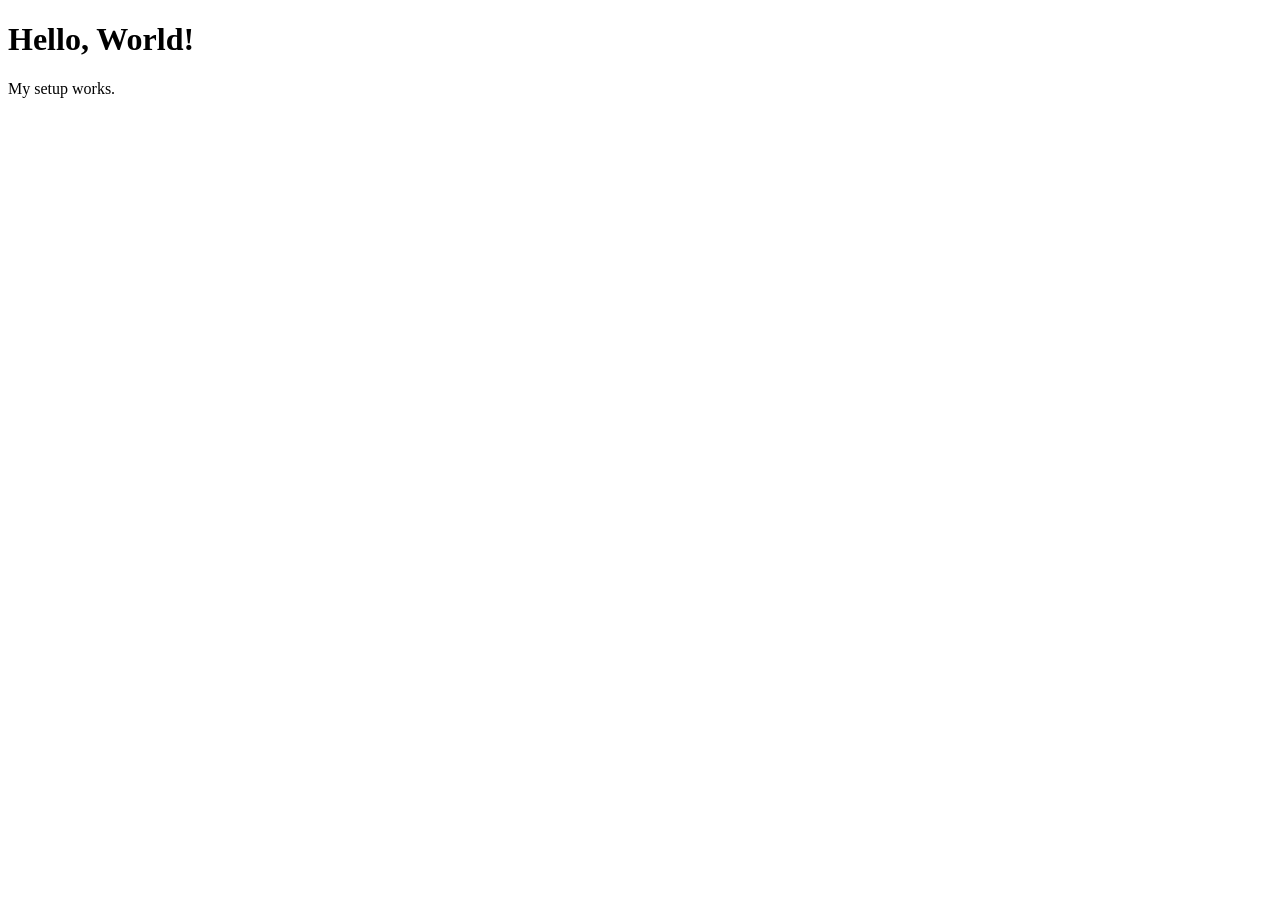
<file: day0/index.html>
<!DOCTYPE html>
<html lang="en">
      <head>
         <meta charset="UTF-8" />
      <title>Setup Test</title>
  </head>
  <body>
      <h1>Hello, World!</h1>
      <p>My setup works.</p>
  </body>
</html>
</file>
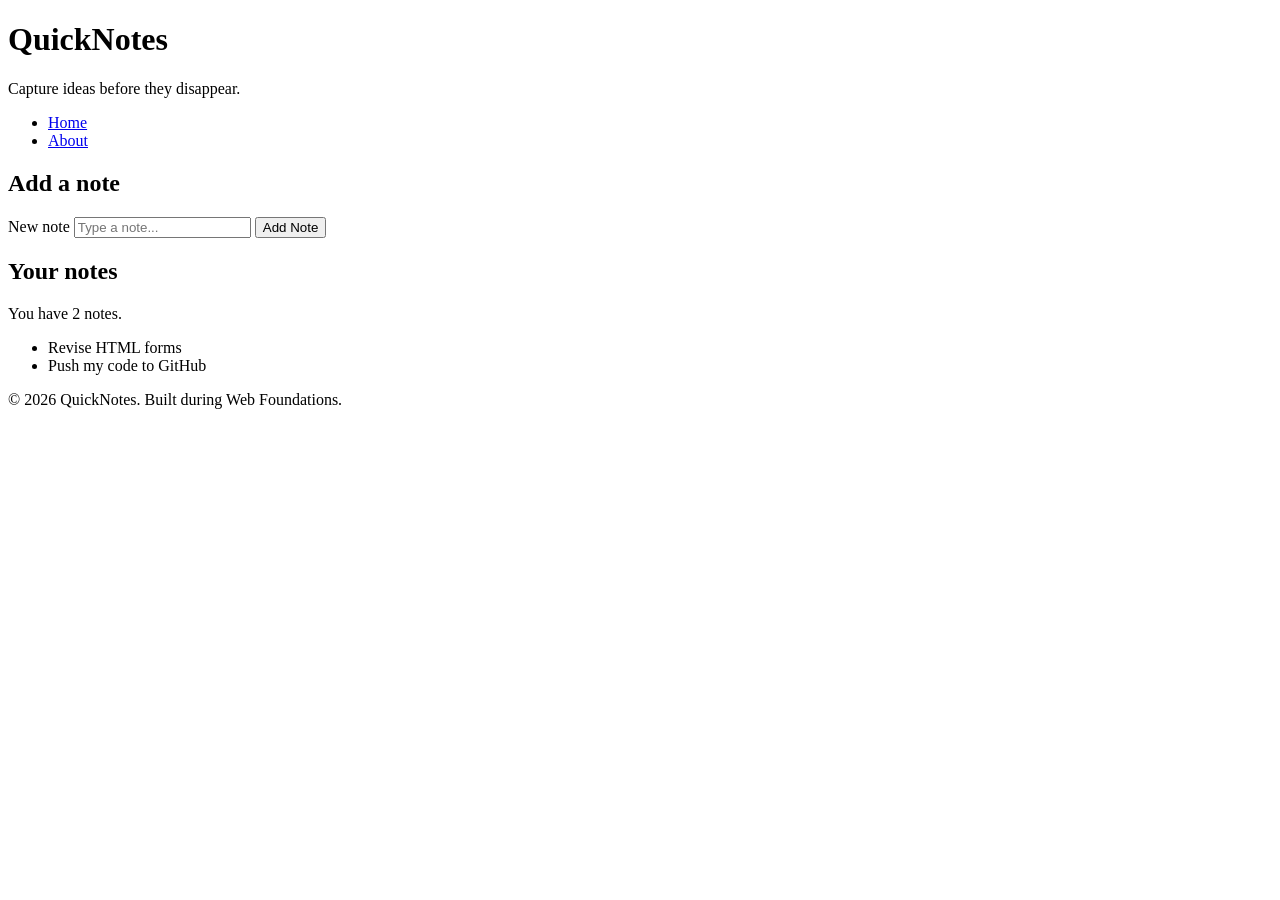
<file: day1/index.html>
<!DOCTYPE html>
<html lang="en">
  <head>
    <meta charset="UTF-8" />
    <meta name="viewport" content="width=device-width, initial-scale=1.0" />
    <title>QuickNotes</title>
  </head>

  <body>
    <header>
      <h1>QuickNotes</h1>
      <p>Capture ideas before they disappear.</p>

      <nav>
        <ul>
          <li><a href="index.html">Home</a></li>
          <li><a href="about.html">About</a></li>
        </ul>
      </nav>
    </header>
 
    <main>
      <section>
        <h2>Add a note</h2>
        
        <form id="note-form">
          <label for="note-input">New note</label>
          <input
            type="text"
            id="note-input"
            placeholder="Type a note..."
          />          
          <button type="submit">Add Note</button>
        </form>
      </section>
 
      <section>
        <h2>Your notes</h2>
        
        <p id="note-count">You have 2 notes.</p>
        
        <ul id="notes-list">
          <li>Revise HTML forms</li>
          <li>Push my code to GitHub</li>
        </ul>
      </section>
    </main>
 
    <footer>
      <p>&copy; 2026 QuickNotes. Built during Web Foundations.</p>
    </footer>
  </body>
</html>
</file>
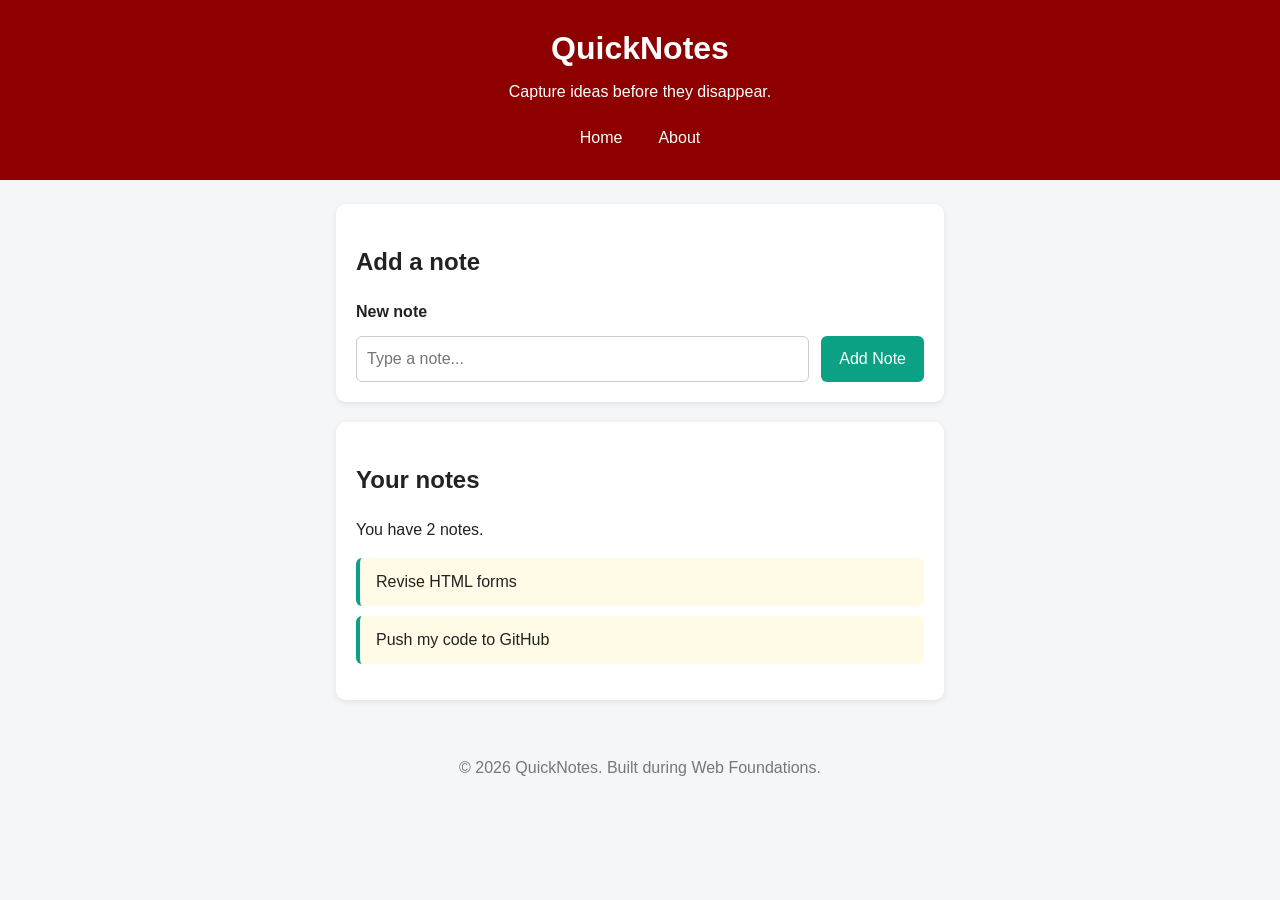
<file: day2/index.html>
<!DOCTYPE html>
<html lang="en">
  <head>
    <meta charset="UTF-8" />
    <meta name="viewport" content="width=device-width, initial-scale=1.0" />
    <title>QuickNotes</title>
    <link rel="stylesheet" href="style.css" />
  </head>

  <body>
    <header>
      <h1>QuickNotes</h1>
      <p>Capture ideas before they disappear.</p>

      <nav>
        <a href="index.html">Home</a>
        <a href="about.html">About</a>
      </nav>
    </header>
 
    <main>
      <section>
        <h2>Add a note</h2>
        
        <form id="note-form">
          <label for="note-input">New note</label>
          <input
            type="text"
            id="note-input"
            placeholder="Type a note..."
          />          
          <button type="submit">Add Note</button>
        </form>
      </section>
 
      <section>
        <h2>Your notes</h2>
        
        <p id="note-count">You have 2 notes.</p>
        
        <ul id="notes-list">
          <li class="note">Revise HTML forms</li>
          <li class="note">Push my code to GitHub</li>
        </ul>
      </section>
    </main>
 
    <footer>
      <p>&copy; 2026 QuickNotes. Built during Web Foundations.</p>
    </footer>
  </body>
</html>
</file>
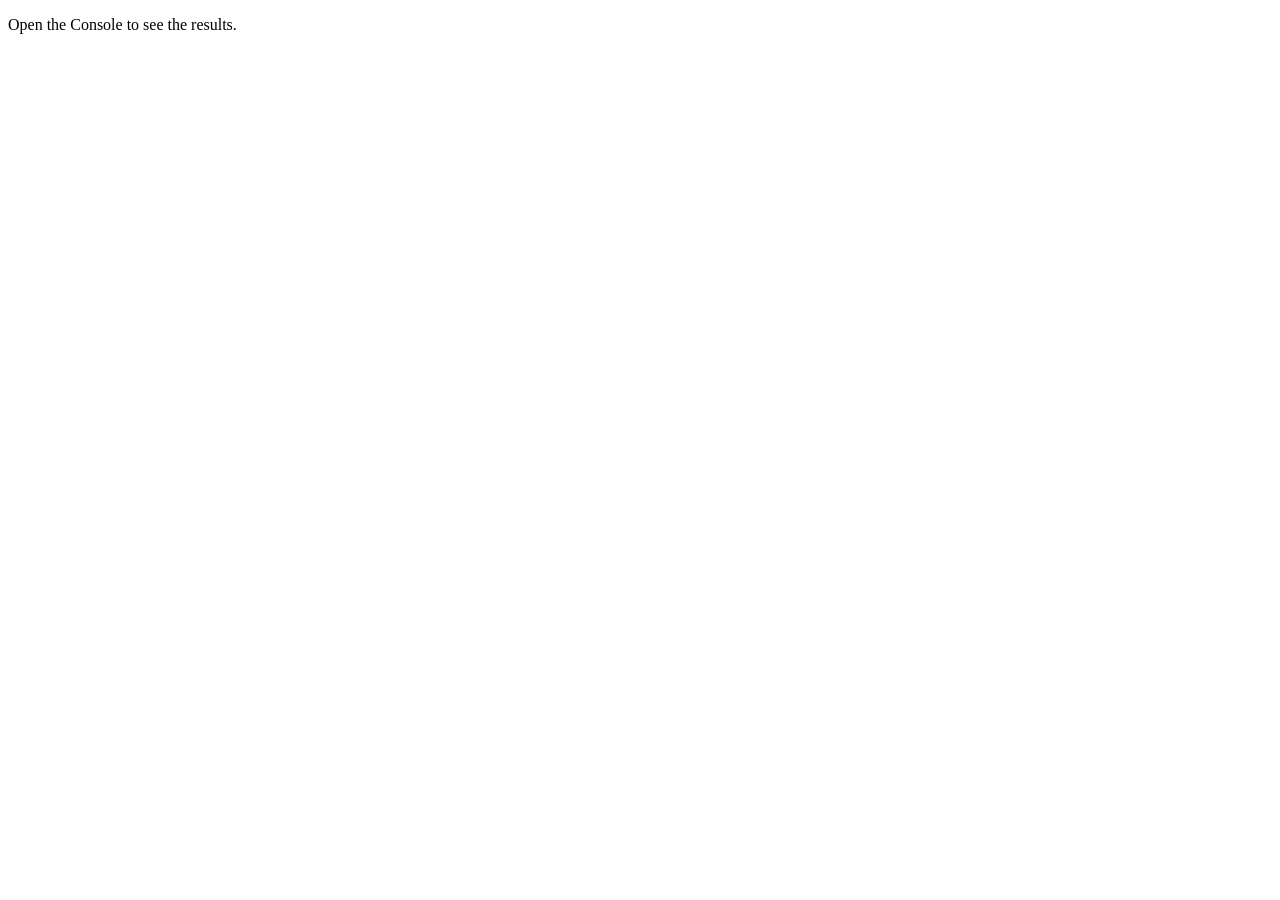
<file: day3/index.html>
<!DOCTYPE html>
<html lang="en">
<head>
  <meta charset="UTF-8">
  <meta name="viewport" content="width=device-width, initial-scale=1.0">
  <title>Notes Toolkit</title>

  <script src="script.js" defer></script>
</head>
<body>
  <p>Open the Console to see the results.</p>
</body>
</html>
</file>
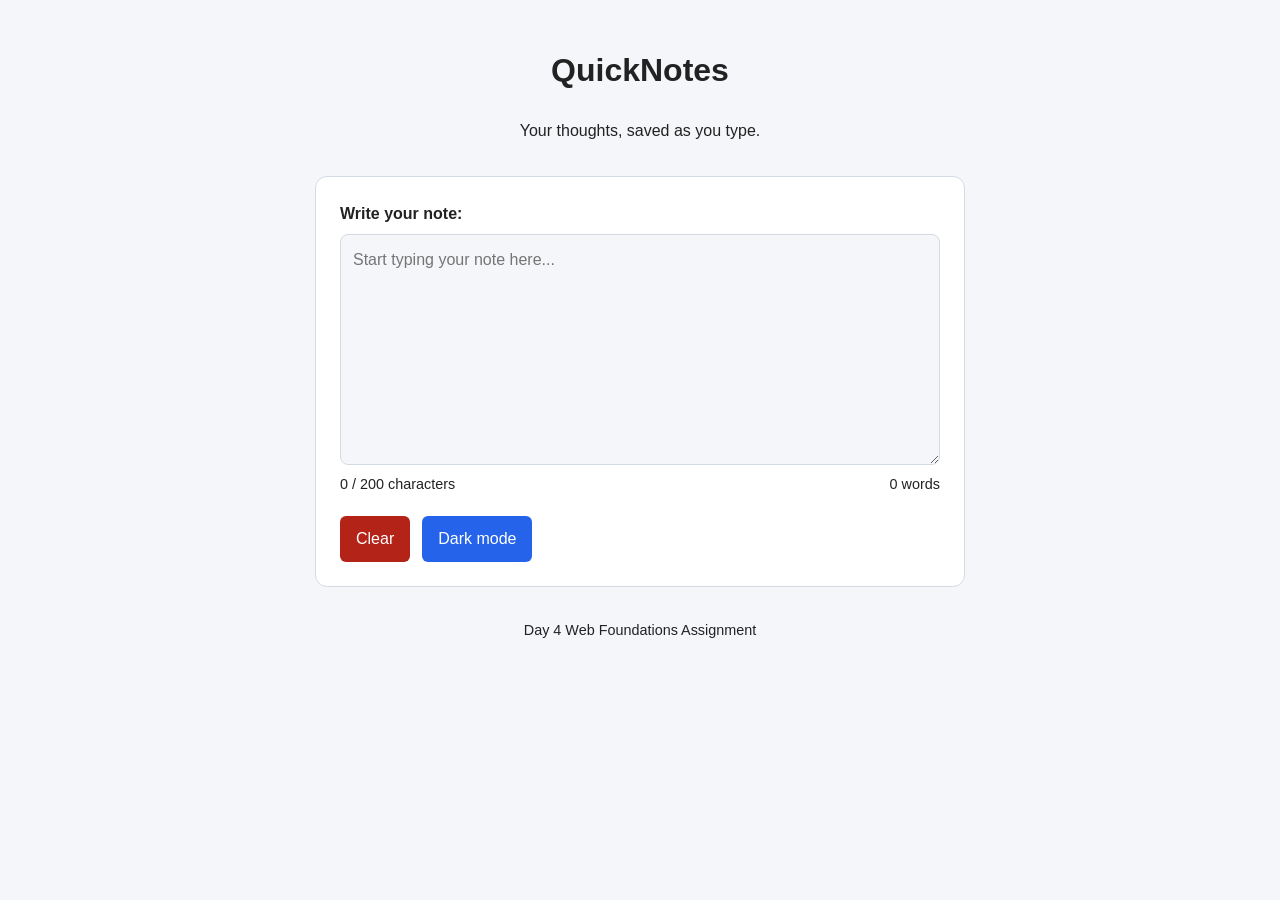
<file: day4/index.html>
<!DOCTYPE html>
<html lang="en">
<head>
  <meta charset="UTF-8">
  <meta name="viewport" content="width=device-width, initial-scale=1.0">
  <title>QuickNotes - Day 4</title>

  <link rel="stylesheet" href="style.css">
  <script src="script.js" defer></script>
</head>
<body>
  <header>
    <h1>QuickNotes</h1>
    <p>Your thoughts, saved as you type.</p>
  </header>

  <main>
    <section class="notes-container">
      <label for="note-text">Write your note:</label>

      <textarea
        id="note-text"
        rows="8"
        placeholder="Start typing your note here..."
      ></textarea>

      <div class="counter-container">
        <p id="char-count">0 / 200 characters</p>
        <p id="word-count">0 words</p>
      </div>

      <div class="button-container">
        <button id="clear-btn" type="button">Clear</button>
        <button id="theme-toggle" type="button">Dark mode</button>
      </div>
    </section>
  </main>

  <footer>
    <p>Day 4 Web Foundations Assignment</p>
  </footer>
</body>
</html>
</file>
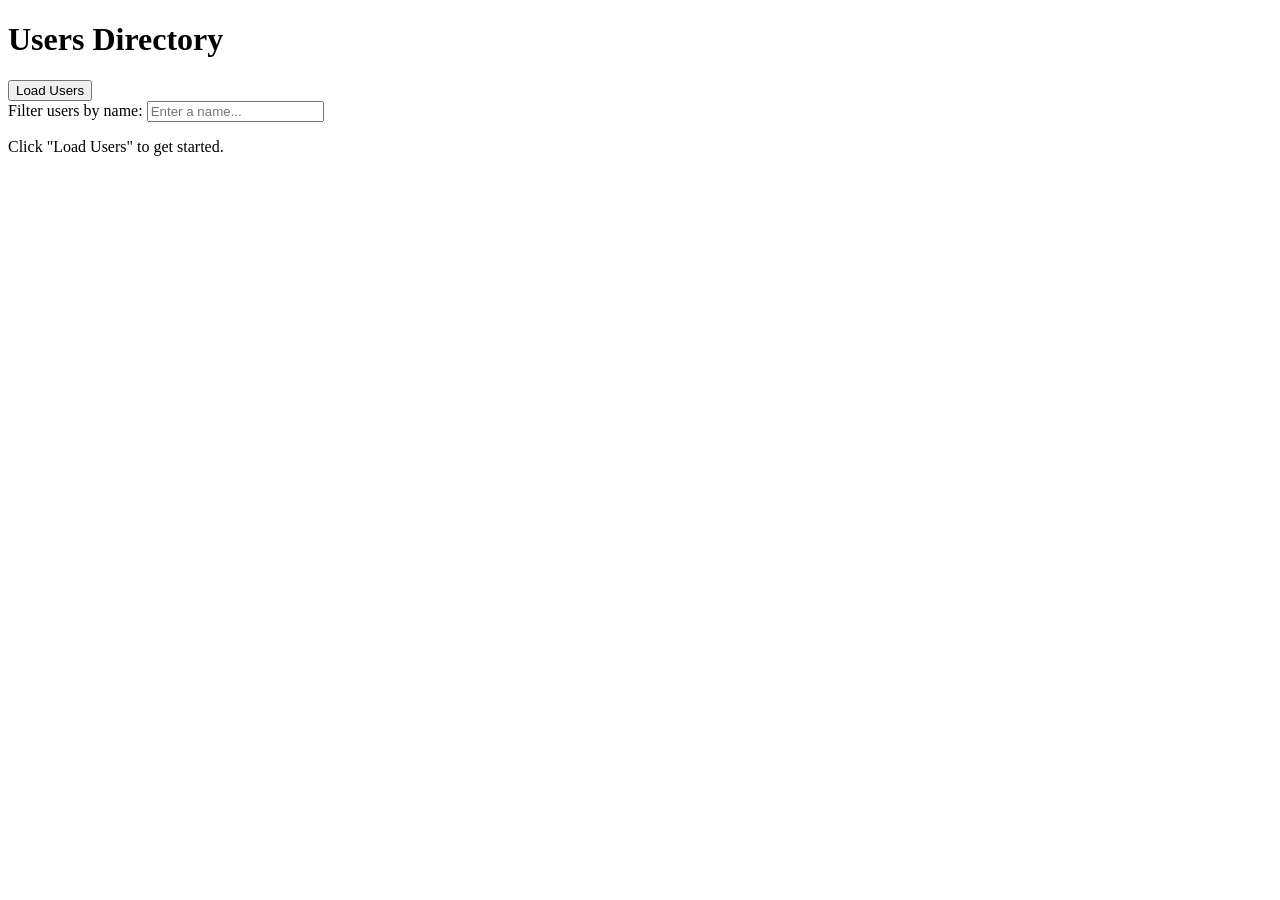
<file: day5/index.html>
<!DOCTYPE html>
<html lang="en">
  <head>
    <meta charset="UTF-8" />
    <meta name="viewport" content="width=device-width, initial-scale=1.0" />
    <title>Day 5 - Load Users</title>

    <script src="users.js" defer></script>

    </head>

  <body>
    <h1>Users Directory</h1>

    <button id="load-users" type="button">Load Users</button>

    <div>
      <label for="filter-input">Filter users by name:</label>
      <input
        id="filter-input"
        type="text"
        placeholder="Enter a name..."
      />
    </div>

    <p id="status">Click "Load Users" to get started.</p>

    <ul id="users-list"></ul>
  </body>
</html>
</file>
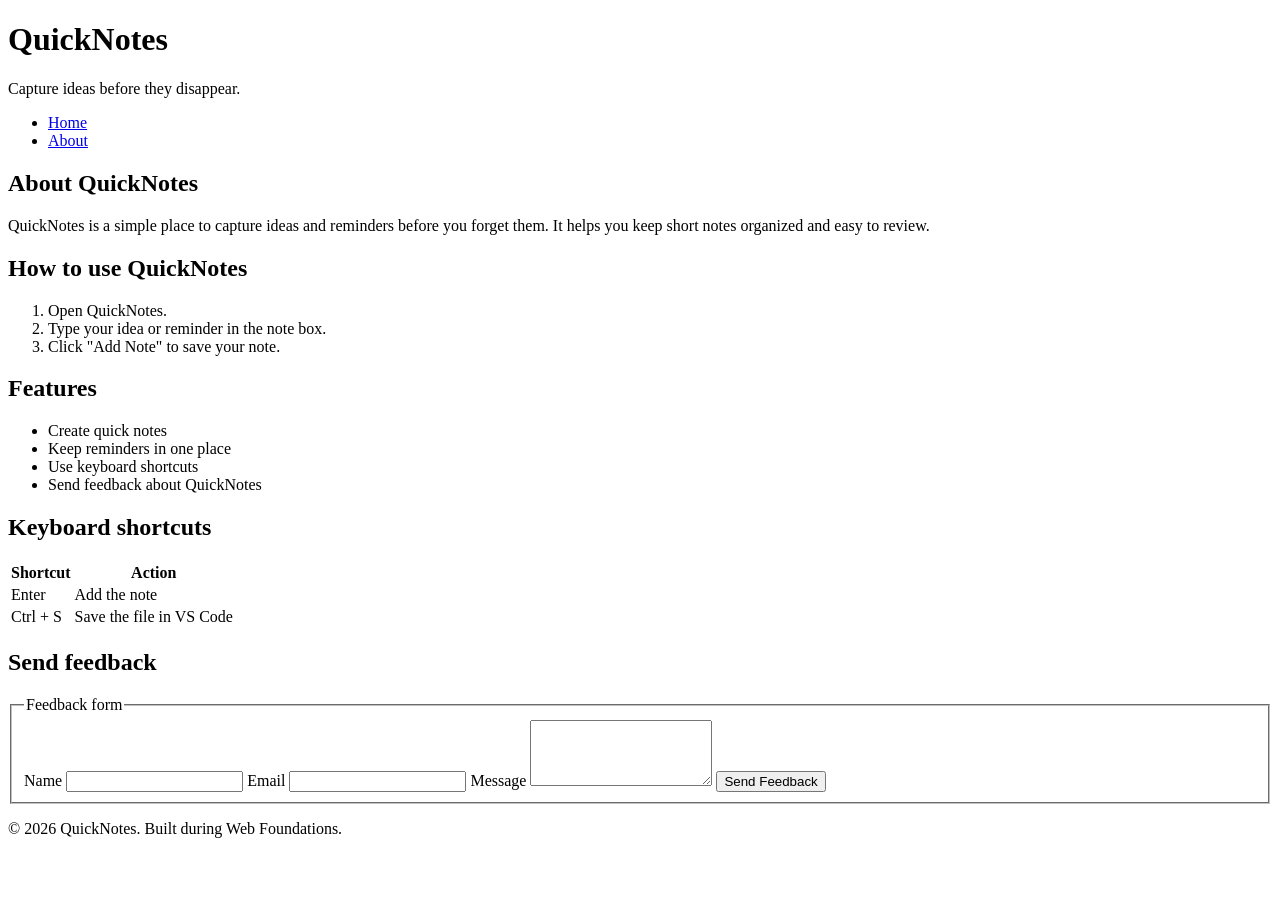
<file: day1/about.html>
<!DOCTYPE html>
<html lang="en">
  <head>
    <meta charset="UTF-8" />
    <meta name="viewport" content="width=device-width, initial-scale=1.0" />
    <title>About QuickNotes</title>
  </head>

  <body>
    <header>
      <h1>QuickNotes</h1>
      <p>Capture ideas before they disappear.</p>
      
      <nav>
        <ul>
          <li><a href="index.html">Home</a></li>
          <li><a href="about.html">About</a></li>
        </ul>
      </nav>
    </header>
 
    <main>
        <h2>About QuickNotes</h2>
        <p>QuickNotes is a simple place to capture ideas and reminders before you
        forget them. It helps you keep short notes organized and easy to review.</p>

        <section>
         <h2> How to use QuickNotes</h2> 

        <ol>
             <li>Open QuickNotes.</li>
             <li>Type your idea or reminder in the note box.</li>
             <li>Click "Add Note" to save your note.</li>
        </ol>
    </section>

    <section>
        <h2>Features</h2>

        <ul>
          <li>Create quick notes</li>
          <li>Keep reminders in one place</li>
          <li>Use keyboard shortcuts</li>
          <li>Send feedback about QuickNotes</li>
        </ul>
      </section>

      <section>
        <h2>Keyboard shortcuts</h2>

        <table>
          <thead>
            <tr>
              <th>Shortcut</th>
              <th>Action</th>
            </tr>
          </thead>

          <tbody>
            <tr>
              <td>Enter</td>
              <td>Add the note</td>
            </tr>

            <tr>
              <td>Ctrl + S</td>
              <td>Save the file in VS Code</td>
            </tr>
          </tbody>
        </table>
      </section>

      <section>
        <h2>Send feedback</h2>
   
        <form>
          <fieldset>
            <legend>Feedback form</legend>

            <label for="name">Name</label>
            <input type="text" id="name" name="name" required />

            <label for="email">Email</label>
            <input type="email" id="email" name="email" required />

            <label for="message">Message</label>
            <textarea id="message" name="message" rows="4" required></textarea>

            <button type="submit">Send Feedback</button>
          </fieldset>
        </form>
      </section>
 
    </main>
 
    <footer>
      <p>&copy; 2026 QuickNotes. Built during Web Foundations.</p>
    </footer>
  </body>
</html>
</file>
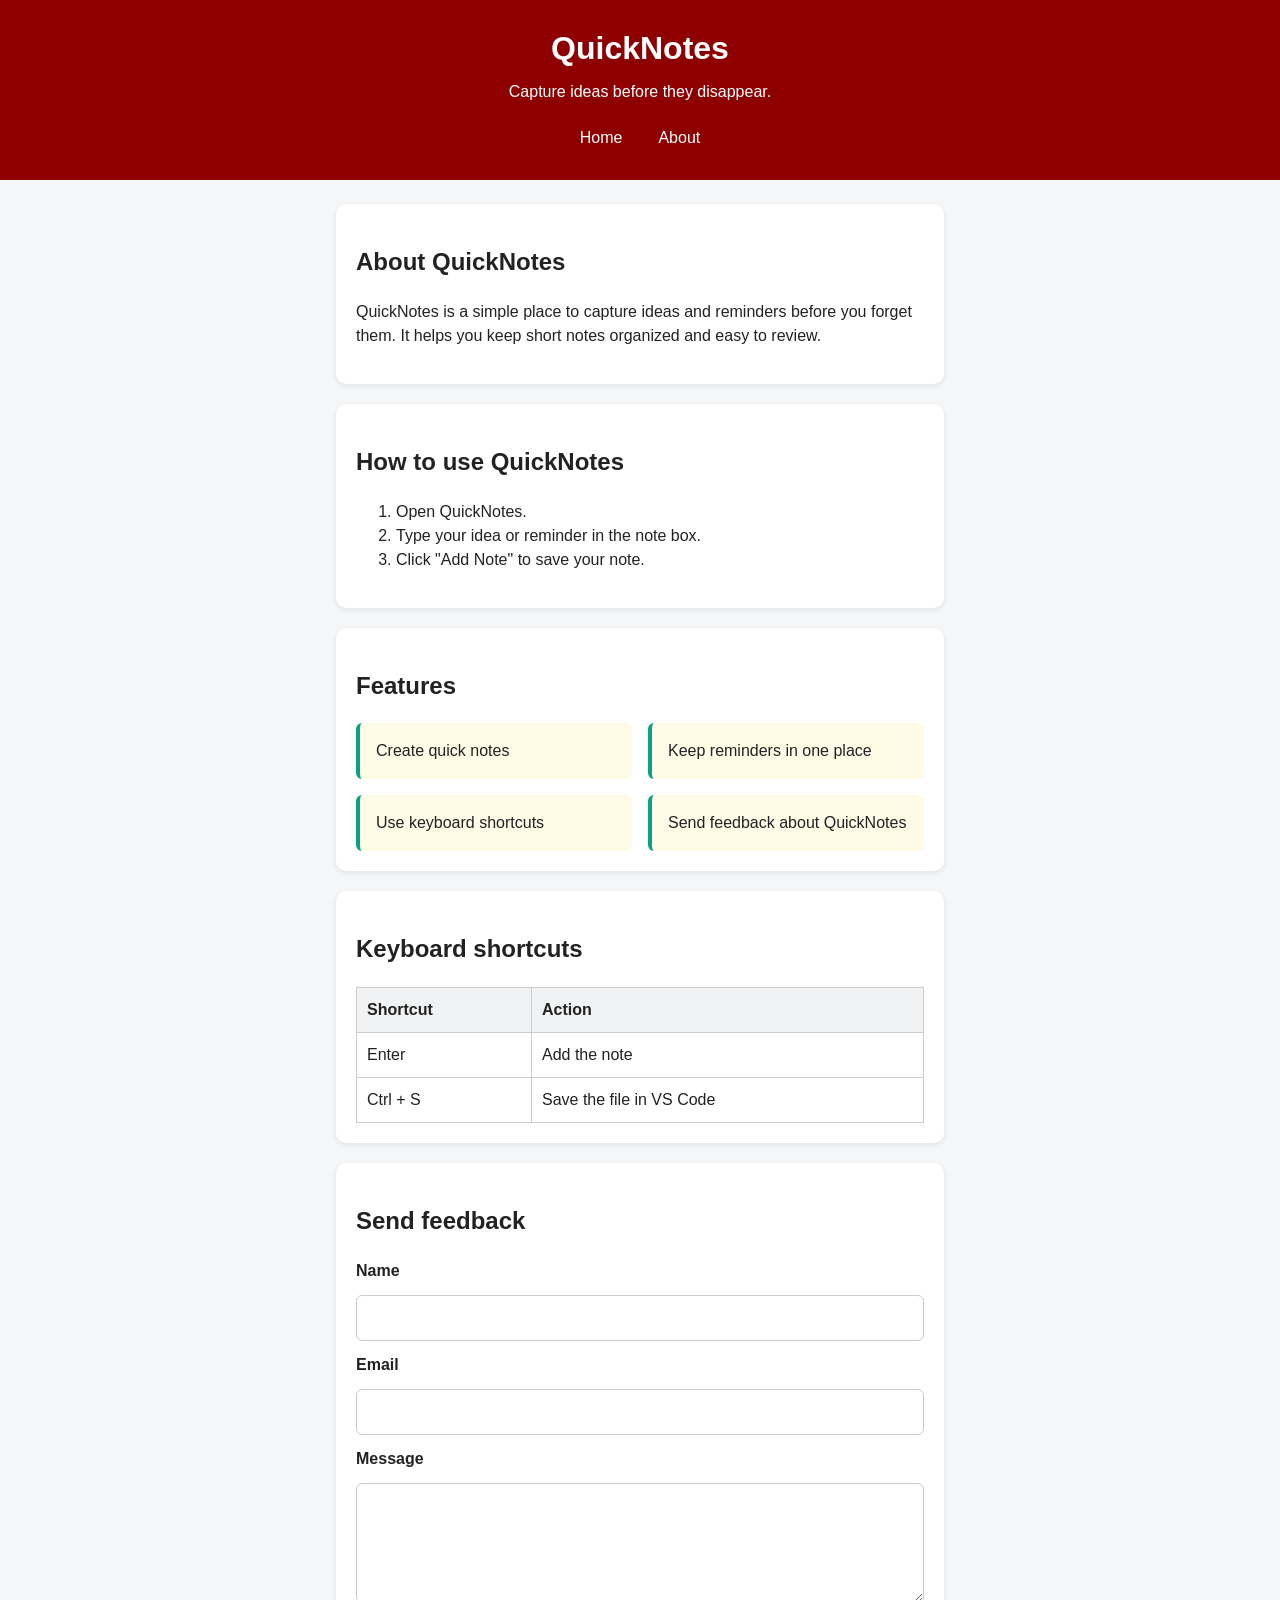
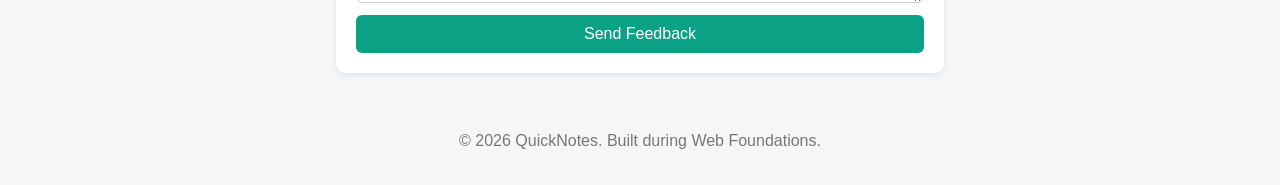
<file: day2/about.html>
<!DOCTYPE html>
<html lang="en">
  <head>
    <meta charset="UTF-8" />
    <meta name="viewport" content="width=device-width, initial-scale=1.0" />
    <title>About QuickNotes</title>
    <link rel="stylesheet" href="style.css" />
  </head>

  <body>
    <header>
      <h1>QuickNotes</h1>
      <p>Capture ideas before they disappear.</p>
      
      <nav>
         <a href="index.html">Home</a>
         <a href="about.html">About</a>
      </nav>
    </header>
 
    <main>
      <section>
        <h2>About QuickNotes</h2>
        
        <p>
          QuickNotes is a simple place to capture ideas and reminders before you
        forget them. It helps you keep short notes organized and easy to review.
      </p>
      </section>

        <section>
         <h2> How to use QuickNotes</h2> 

        <ol>
             <li>Open QuickNotes.</li>
             <li>Type your idea or reminder in the note box.</li>
             <li>Click "Add Note" to save your note.</li>
        </ol>
    </section>

    <section>
        <h2>Features</h2>

        <ul class="features">
          <li>Create quick notes</li>
          <li>Keep reminders in one place</li>
          <li>Use keyboard shortcuts</li>
          <li>Send feedback about QuickNotes</li>
        </ul>
      </section>

      <section>
        <h2>Keyboard shortcuts</h2>

        <table>
          <thead>
            <tr>
              <th>Shortcut</th>
              <th>Action</th>
            </tr>
          </thead>

          <tbody>
            <tr>
              <td>Enter</td>
              <td>Add the note</td>
            </tr>

            <tr>
              <td>Ctrl + S</td>
              <td>Save the file in VS Code</td>
            </tr>
          </tbody>
        </table>
      </section>

      <section>
        <h2>Send feedback</h2>
   
        <form>
          <label for="name">Name</label>
          <input type="text" id="name" name="name" required />

          <label for="email">Email</label>
          <input type="email" id="email" name="email" required />

          <label for="message">Message</label>
          <textarea
            id="message"
            name="message"
            rows="4"
            required
          ></textarea>

          <button type="submit">Send Feedback</button>
        </form>
      </section>
 
    </main>
 
    <footer>
      <p>&copy; 2026 QuickNotes. Built during Web Foundations.</p>
    </footer>
  </body>
</html>
</file>
<file: day2/style.css>
/* 1. Reset and base styles */

*,
*::before,
*::after {
  box-sizing: border-box;
}

body {
  margin: 0;
  font-family: "Segoe UI", Arial, sans-serif;
  font-size: 16px;
  background-color: #f4f6f8;
  color: #222;
  line-height: 1.5;
}

/* 2. Header */

header {
  background-color: #8e0000;
  color: white;
  text-align: center;
  padding: 24px 16px;
}

header h1 {
  margin: 0;
}

header p {
  margin: 8px 0 16px;
}

/* 3. Navigation */

nav {
  display: flex;
  justify-content: center;
  align-items: center;
  gap: 16px;
}

nav a {
  color: white;
  text-decoration: none;
  padding: 6px 10px;
  border-radius: 4px;
  transition: background-color 0.2s ease, transform 0.2s ease;
}

nav a:hover {
  background-color: rgba(255, 255, 255, 0.2);
  transform: translateY(-1px);
}

/* 4. Main content and sections */

main {
  max-width: 640px;
  margin: 24px auto;
  padding: 0 16px;
}

section {
  background-color: white;
  padding: 20px;
  border-radius: 10px;
  margin-bottom: 20px;
  box-shadow: 0 2px 6px rgba(0, 0, 0, 0.08);
}

/* 5. Features grid */

.features {
  display: grid;
  grid-template-columns: repeat(auto-fit, minmax(180px, 1fr));
  gap: 16px;
  list-style: none;
  padding: 0;
  margin: 0;
}

.features li {
  background-color: #fffbe6;
  border-left: 4px solid #0ba184;
  padding: 16px;
  border-radius: 6px;
}

/* 6. Shortcuts table */

table {
  width: 100%;
  border-collapse: collapse;
}

th,
td {
  border: 1px solid #ccc;
  padding: 10px;
  text-align: left;
}

th {
  background-color: #f0f2f4;
}

/* 7. Feedback form */

form {
  display: flex;
  flex-direction: column;
  gap: 12px;
}

form label {
  font-weight: bold;
}

form input,
form textarea,
form select {
  width: 100%;
  padding: 10px;
  border: 1px solid #ccc;
  border-radius: 6px;
  font: inherit;
}

form textarea {
  min-height: 120px;
  resize: vertical;
}

/* Note form on the home page */

#note-form {
  flex-direction: row;
  flex-wrap: wrap;
}

#note-form label {
  width: 100%;
}

#note-input {
  flex: 1;
}

/* 8. Buttons */

button {
  background-color: #0ba184;
  color: white;
  border: none;
  padding: 10px 18px;
  border-radius: 6px;
  font-size: 1rem;
  cursor: pointer;
  transition: background-color 0.2s ease, transform 0.2s ease;
}

button:hover {
  background-color: #088a70;
  transform: translateY(-2px);
}

/* 9. Notes */

#notes-list {
  list-style: none;
  padding: 0;
}

.note {
  background-color: #fffbe6;
  border-left: 4px solid #0ba184;
  padding: 12px 16px;
  margin-bottom: 10px;
  border-radius: 6px;
}

/* 10. Footer */

footer {
  text-align: center;
  color: #777;
  padding: 16px;
}

/* 11. Small screens */

@media (max-width: 600px) {
  header {
    padding: 16px 10px;
  }

  header h1 {
    font-size: 1.8rem;
  }

  #note-form {
    flex-direction: column;
  }

  #note-input {
    width: 100%;
  }

  #note-form button {
    width: 100%;
  }
}
</file>
<file: day4/style.css>
/* 1. Light theme: default colours */
:root {
  --bg-color: #f4f6f9;
  --text-color: #222222;
  --card-color: #ffffff;
  --border-color: #d5dbe3;
  --button-color: #2563eb;
  --button-text: #ffffff;
}

/* 2. Dark theme: only change the variables */
body.dark {
  --bg-color: #171923;
  --text-color: #f1f5f9;
  --card-color: #242938;
  --border-color: #41485b;
  --button-color: #4f7cff;
  --button-text: #ffffff;
}

/* 3. Basic page styling */
* {
  box-sizing: border-box;
}

body {
  margin: 0;
  padding: 24px;
  min-height: 100vh;
  font-family: Arial, sans-serif;
  line-height: 1.6;
  background-color: var(--bg-color);
  color: var(--text-color);
  transition: background-color 0.2s, color 0.2s;
}

header,
footer {
  text-align: center;
}

main {
  width: 100%;
  max-width: 650px;
  margin: 32px auto;
}

/* 4. Note container */
.notes-container {
  padding: 24px;
  border: 1px solid var(--border-color);
  border-radius: 12px;
  background-color: var(--card-color);
}

label {
  display: block;
  margin-bottom: 8px;
  font-weight: bold;
}

textarea {
  display: block;
  width: 100%;
  padding: 12px;
  border: 1px solid var(--border-color);
  border-radius: 8px;
  background-color: var(--bg-color);
  color: var(--text-color);
  font: inherit;
  resize: vertical;
}

textarea:focus {
  outline: 2px solid var(--button-color);
  outline-offset: 2px;
}

/* 5. Counters */
.counter-container {
  display: flex;
  justify-content: space-between;
  flex-wrap: wrap;
  gap: 8px;
  margin-top: 8px;
}

.counter-container p {
  margin: 0;
  font-size: 0.9rem;
}

.warning {
  color: #c56a00;
}

.over {
  color: #d00000;
  font-weight: bold;
}

/* 6. Buttons */
.button-container {
  display: flex;
  flex-wrap: wrap;
  gap: 12px;
  margin-top: 20px;
}

button {
  padding: 10px 16px;
  border: none;
  border-radius: 6px;
  background-color: var(--button-color);
  color: var(--button-text);
  font: inherit;
  cursor: pointer;
}

button:hover {
  opacity: 0.85;
}

button:focus-visible {
  outline: 2px solid var(--text-color);
  outline-offset: 3px;
}

#clear-btn {
  background-color: #b42318;
}

footer {
  margin-top: 32px;
  font-size: 0.9rem;
}
</file>
